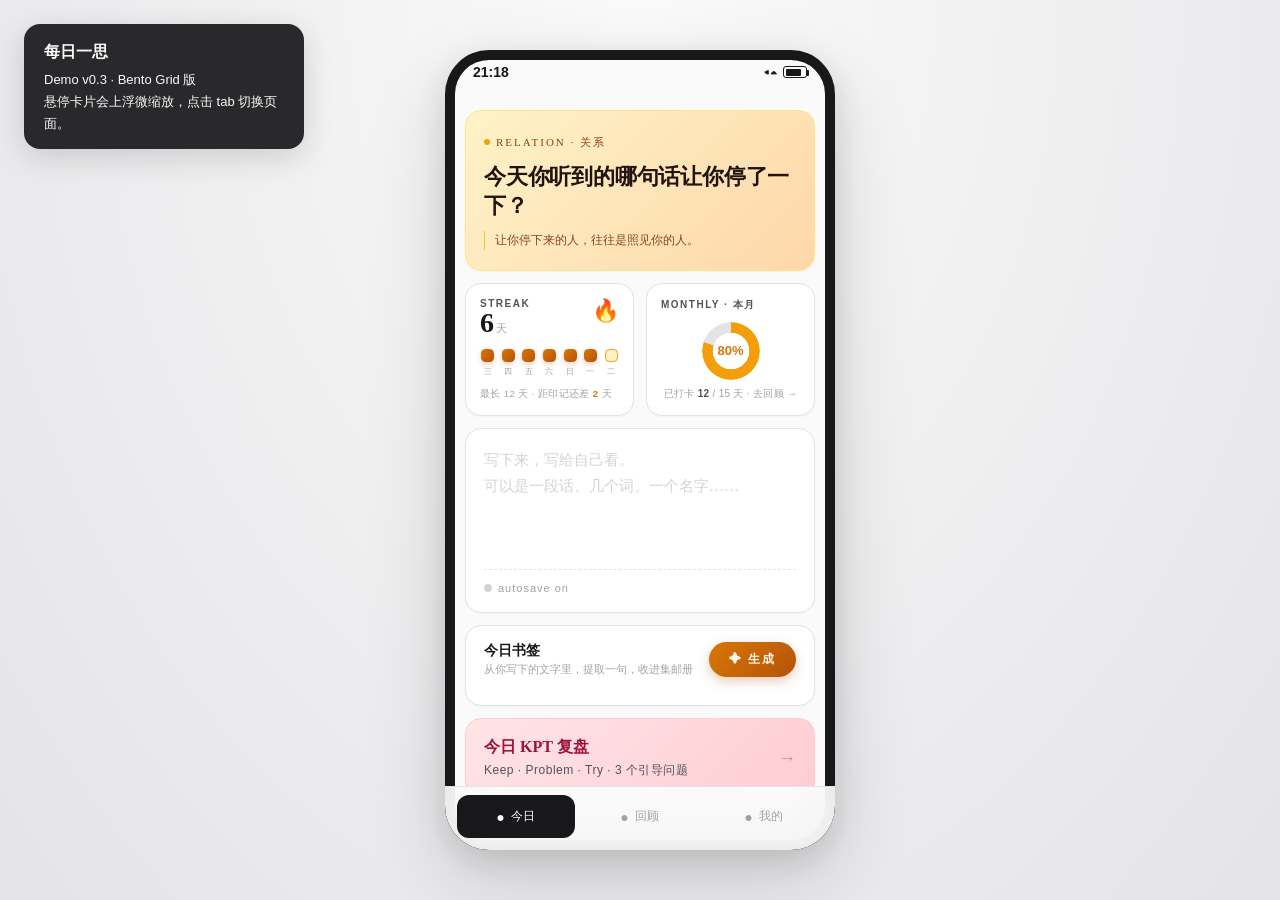
<file: demo/index.html>
<!DOCTYPE html>
<html lang="zh-CN">
<head>
<meta charset="UTF-8">
<meta name="viewport" content="width=device-width, initial-scale=1.0">
<title>每日一思 · Demo</title>
<style>
  :root {
    --bg: #FAFAFA;
    --bg-2: #F4F4F5;
    --paper-2: #FAFAF9;
    --card: #FFFFFF;
    --ink: #18181B;
    --ink-2: #52525B;
    --ink-3: #A1A1AA;
    --ink-4: #D4D4D8;
    --line: #F4F4F5;
    --line-2: #E4E4E7;
    --zinc-50: #FAFAFA;
    --zinc-100: #F4F4F5;
    --zinc-200: #E4E4E7;
    --zinc-900: #18181B;
    --amber-400: #FBBF24;
    --amber-500: #F59E0B;
    --amber-600: #D97706;
  }

  * { box-sizing: border-box; margin: 0; padding: 0; }
  html, body { height: 100%; }
  body {
    font-family: -apple-system, BlinkMacSystemFont, 'PingFang SC', 'Helvetica Neue', 'Noto Serif SC', sans-serif;
    background: radial-gradient(ellipse at top, #FAFAFA 0%, #E4E4E7 100%);
    display: flex; justify-content: center; align-items: center;
    min-height: 100vh;
    color: var(--ink);
    padding: 20px 0;
    -webkit-font-smoothing: antialiased;
  }

  /* 桌面端说明 */
  .desktop-tip {
    position: fixed; top: 24px; left: 24px;
    background: rgba(24, 24, 27, .92); color: #FAFAFA;
    padding: 14px 20px; border-radius: 16px;
    font-size: 13px; max-width: 280px; line-height: 1.7;
    z-index: 9999; backdrop-filter: blur(10px);
    box-shadow: 0 8px 32px rgba(0,0,0,.15);
  }
  .desktop-tip b {
    font-family: 'Noto Serif SC', Georgia, serif;
    font-size: 16px; font-weight: 600;
    display: block; margin-bottom: 4px;
  }
  @media (max-width: 480px) { .desktop-tip { display: none; } }

  /* iPhone 容器 */
  .phone {
    width: 390px; height: 800px;
    background: var(--bg);
    border-radius: 44px;
    box-shadow:
      0 30px 80px rgba(24, 24, 27, .15),
      0 10px 30px rgba(24, 24, 27, .12),
      inset 0 0 0 10px #18181B;
    overflow: hidden;
    display: flex; flex-direction: column;
    position: relative;
  }

  /* 状态栏 */
  .status-bar {
    height: 44px; padding: 0 28px;
    display: flex; justify-content: space-between; align-items: center;
    font-size: 14px; font-weight: 600;
    color: var(--ink);
    background: transparent;
    flex-shrink: 0;
  }
  .status-bar .right { display: flex; gap: 6px; align-items: center; }
  .battery {
    width: 24px; height: 12px; border: 1.2px solid var(--ink); border-radius: 3px;
    position: relative;
  }
  .battery::after {
    content: ''; position: absolute; right: -3px; top: 3px;
    width: 2px; height: 6px; background: var(--ink); border-radius: 0 1px 1px 0;
  }
  .battery-fill {
    position: absolute; left: 1.5px; top: 1.5px; bottom: 1.5px; width: 70%;
    background: var(--ink); border-radius: 1px;
  }

  /* 主内容 */
  .content {
    flex: 1; overflow-y: auto;
    -webkit-overflow-scrolling: touch;
  }
  .content::-webkit-scrollbar { display: none; }

  /* 页面 */
  .page { display: none; }
  .page.active { display: block; animation: fadeIn .4s ease; }
  @keyframes fadeIn { from { opacity: 0; transform: translateY(6px); } to { opacity: 1; transform: none; } }

  /* ============ Bento Grid ============ */
  .bento {
    display: grid;
    grid-template-columns: repeat(2, 1fr);
    gap: 12px;
    padding: 16px 20px 32px;
  }

  .card {
    background: var(--card);
    border: 1px solid var(--line-2);
    border-radius: 16px;
    padding: 16px;
    box-shadow: 0 1px 2px 0 rgba(0,0,0,.04);
    transition: transform .2s ease-out, box-shadow .2s ease-out;
    position: relative;
    overflow: hidden;
    cursor: pointer;
  }
  .card:hover {
    box-shadow: 0 6px 16px -4px rgba(24,24,27,.10), 0 2px 4px -2px rgba(24,24,27,.06);
    transform: translateY(-2px) scale(1.01);
  }
  .card:active { transform: scale(.98); }

  .col-2 { grid-column: span 2; }
  .row-2 { grid-row: span 2; }

  /* 渐变卡 */
  .grad-amber { background: linear-gradient(135deg, #FEF3C7 0%, #FED7AA 100%); border-color: #FDE68A; }
  .grad-rose { background: linear-gradient(135deg, #FFE4E6 0%, #FECDD3 100%); border-color: #FECDD3; }
  .grad-violet { background: linear-gradient(135deg, #EDE9FE 0%, #DDD6FE 100%); border-color: #DDD6FE; }
  .grad-teal { background: linear-gradient(135deg, #CCFBF1 0%, #A7F3D0 100%); border-color: #99F6E4; }
  .grad-sky { background: linear-gradient(135deg, #DBEAFE 0%, #BAE6FD 100%); border-color: #BAE6FD; }
  .grad-warm { background: linear-gradient(135deg, #FFEDD5 0%, #FED7AA 100%); border-color: #FED7AA; }

  /* 详情卡（无 hover） */
  .card-static { cursor: pointer; }

  /* ============ 字体 ============ */
  .serif { font-family: 'Noto Serif SC', 'Songti SC', Georgia, serif; }

  /* ============ 通用元素 ============ */
  .eyebrow {
    font-size: 10px; font-weight: 600;
    letter-spacing: 2px;
    text-transform: uppercase;
    color: var(--ink-2);
    margin-bottom: 8px;
    display: flex; align-items: center; gap: 6px;
  }
  .eyebrow .dot {
    width: 5px; height: 5px; border-radius: 50%;
    background: var(--ink); display: inline-block;
  }

  .h1 {
    font-family: 'Noto Serif SC', 'Songti SC', Georgia, serif;
    font-size: 26px; font-weight: 600;
    color: var(--ink);
    line-height: 1.25;
    letter-spacing: -.3px;
  }
  .h2 {
    font-size: 20px; font-weight: 600;
    color: var(--ink);
    line-height: 1.3;
  }
  .h3 {
    font-size: 16px; font-weight: 600;
    color: var(--ink);
    line-height: 1.4;
  }
  .body {
    font-size: 13px; line-height: 1.6;
    color: var(--ink-2);
  }
  .meta {
    font-size: 11px; color: var(--ink-3);
    letter-spacing: 1px;
  }

  .num-big {
    font-family: 'Noto Serif SC', Georgia, serif;
    font-size: 36px; font-weight: 600;
    color: var(--ink);
    line-height: 1;
    letter-spacing: -1px;
  }
  .num-med {
    font-family: 'Noto Serif SC', Georgia, serif;
    font-size: 24px; font-weight: 600;
    color: var(--ink);
    line-height: 1;
  }

  /* ============ 今日页 ============ */
  .q-card {
    padding: 20px 18px;
    min-height: 140px;
    display: flex; flex-direction: column; justify-content: space-between;
  }
  .q-cat {
    display: inline-flex; align-items: center; gap: 6px;
    font-family: 'Noto Serif SC', Georgia, serif;
    font-size: 11px; font-weight: 500;
    color: #92400E;
    letter-spacing: 2px;
    text-transform: uppercase;
  }
  .q-cat::before {
    content: ''; width: 6px; height: 6px;
    background: #F59E0B; border-radius: 50%;
  }
  .q-text {
    font-family: 'Noto Serif SC', 'Songti SC', Georgia, serif;
    font-size: 22px; font-weight: 600;
    color: #1F1410;
    line-height: 1.35;
    margin: 12px 0 10px;
    letter-spacing: -.2px;
  }
  .q-guide {
    font-size: 12px; line-height: 1.6;
    color: #78350F;
    opacity: .9;
    padding-left: 10px;
    border-left: 1.5px solid #FBBF24;
  }

  .stat-card {
    padding: 14px;
    min-height: 90px;
    display: flex; flex-direction: column; justify-content: space-between;
  }
  .stat-card .lbl {
    font-size: 10px; font-weight: 600;
    letter-spacing: 1.5px;
    text-transform: uppercase;
    color: var(--ink-2);
  }
  .stat-card .num {
    font-family: 'Noto Serif SC', Georgia, serif;
    font-size: 28px; font-weight: 600;
    color: var(--ink);
    line-height: 1;
    margin-top: 6px;
  }
  .stat-card .unit {
    font-size: 11px; color: var(--ink-3);
    margin-left: 2px; font-weight: 400;
  }
  .stat-card .icon {
    position: absolute; top: 14px; right: 14px;
    font-size: 22px;
    transition: transform .2s ease-out;
  }
  .stat-card:hover .icon { transform: scale(1.15) rotate(-4deg); }

  /* === 今日页 · 本月打卡迷你圆环卡 === */
  .month-card {
    display: flex; flex-direction: column;
    justify-content: space-between;
  }
  .month-ring-wrap {
    position: relative; width: 58px; height: 58px;
    margin: 2px auto 0;
  }
  .month-ring {
    width: 100%; height: 100%; border-radius: 50%;
    background: conic-gradient(var(--amber-500) calc(var(--p) * 1%), var(--line-2) 0);
    -webkit-mask: radial-gradient(farthest-side, transparent 62%, #000 64%);
            mask: radial-gradient(farthest-side, transparent 62%, #000 64%);
    transition: background .5s ease-out;
  }
  .month-ring-num {
    position: absolute; inset: 0;
    display: flex; align-items: center; justify-content: center;
    font-size: 13px; font-weight: 700; color: var(--amber-600);
    font-variant-numeric: tabular-nums;
  }
  .month-foot {
    font-size: 10px; color: var(--ink-3); text-align: center;
    letter-spacing: .3px;
  }
  .month-foot b { color: var(--ink-2); font-weight: 600; }

  /* 迷你 7 天打卡条 */
  .mini-week { display: flex; gap: 5px; margin-top: 12px; }
  .mw-day { flex: 1; display: flex; flex-direction: column; align-items: center; gap: 4px; }
  .mw-dot { width: 13px; height: 13px; border-radius: 4.5px; background: var(--bg-2); }
  .mw-dot.done { background: linear-gradient(135deg, #D97706, #B45309); box-shadow: 0 2px 5px rgba(180,83,9,.28); }
  .mw-dot.today { background: #FEF3C7; border: 1.5px solid var(--amber-500); }
  .mw-wd { font-size: 8px; color: var(--ink-3); letter-spacing: .5px; }
  .streak-foot { margin-top: 11px; font-size: 9.5px; color: var(--ink-3); letter-spacing: .4px; }
  .streak-foot b { color: var(--amber-600); font-weight: 600; }

  .write-card {
    padding: 18px;
    min-height: 180px;
    display: flex; flex-direction: column;
  }
  .write-card textarea {
    flex: 1;
    width: 100%; min-height: 110px;
    border: none; outline: none; resize: none;
    font-family: 'Noto Serif SC', 'Songti SC', Georgia, serif;
    font-size: 15px; line-height: 1.75;
    color: var(--ink);
    background: transparent;
  }
  .write-card textarea::placeholder {
    color: var(--ink-4);
  }
  .write-meta {
    display: flex; justify-content: space-between; align-items: center;
    margin-top: 12px;
    padding-top: 12px;
    border-top: 1px dashed var(--line-2);
  }
  .save-dot {
    width: 8px; height: 8px; border-radius: 50%;
    background: var(--ink-4);
    display: inline-block;
    transition: all .2s;
  }
  .save-dot.saving { background: #F59E0B; }
  .save-dot.saved { background: #10B981; }

  .review-card {
    padding: 16px 18px;
    display: flex; align-items: center; justify-content: space-between;
    min-height: 80px;
  }
  .review-card .l { flex: 1; }
  .review-card .title {
    font-family: 'Noto Serif SC', Georgia, serif;
    font-size: 16px; font-weight: 600;
    color: var(--ink);
    margin-bottom: 4px;
  }
  .review-card .sub {
    font-size: 12px; color: var(--ink-2);
    letter-spacing: .5px;
  }
  .review-card .arrow {
    font-size: 18px; color: var(--ink-3);
    transition: transform .2s;
  }
  .review-card:hover .arrow {
    transform: translateX(4px);
    color: var(--ink);
  }
  .review-rose .title { color: #9F1239; }
  .review-violet .title { color: #5B21B6; }

  /* ============ 历史页 ============ */
  .page-h {
    padding: 8px 20px 4px;
  }
  .page-h h1 {
    font-family: 'Noto Serif SC', Georgia, serif;
    font-size: 24px; font-weight: 600;
    color: var(--ink);
    margin-bottom: 4px;
  }
  .page-h .sub {
    font-size: 13px; color: var(--ink-2);
  }

  .streak-card {
    padding: 18px;
    min-height: 110px;
    display: flex; flex-direction: column; justify-content: space-between;
  }

  .entry-card {
    padding: 16px 18px;
    display: flex; flex-direction: column; gap: 8px;
  }
  .entry-card .meta {
    display: flex; align-items: center; gap: 10px;
    font-size: 10px; color: var(--ink-3);
    letter-spacing: 1.5px;
    text-transform: uppercase;
  }
  .entry-card .meta .num {
    font-family: 'Noto Serif SC', Georgia, serif;
    color: var(--ink);
    font-weight: 600;
    letter-spacing: 1px;
  }
  .entry-card .q {
    font-family: 'Noto Serif SC', Georgia, serif;
    font-size: 14px; font-weight: 500;
    color: var(--ink);
    line-height: 1.45;
  }
  .entry-card .p {
    font-size: 12px; color: var(--ink-2);
    line-height: 1.55;
    display: -webkit-box; -webkit-line-clamp: 2; -webkit-box-orient: vertical;
    overflow: hidden;
  }

  /* ============ 我的页 ============ */
  .me-card {
    padding: 22px 18px;
    text-align: center;
  }
  .me-avatar {
    width: 72px; height: 72px;
    border-radius: 24px;
    background: linear-gradient(135deg, #FED7AA, #FCA5A5);
    margin: 0 auto 12px;
    display: flex; align-items: center; justify-content: center;
    color: #FFFFFF;
    font-family: 'Noto Serif SC', Georgia, serif;
    font-size: 28px; font-weight: 600;
    box-shadow: 0 6px 18px rgba(252, 165, 165, .35);
  }
  .me-name {
    font-family: 'Noto Serif SC', Georgia, serif;
    font-size: 18px; font-weight: 600;
    margin-bottom: 4px;
  }
  .me-id {
    font-size: 11px; color: var(--ink-3);
    letter-spacing: .5px;
  }

  /* === 我的页 顶部 hero === */
  .me-hero {
    padding: 18px 22px 14px;
    text-align: center;
  }
  .me-eyebrow {
    font-size: 10px; font-weight: 600;
    letter-spacing: 2px;
    text-transform: uppercase;
    color: var(--ink-3);
    margin-bottom: 12px;
  }
  .me-hero .me-avatar {
    width: 64px; height: 64px;
    border-radius: 22px;
    background: linear-gradient(135deg, #FCD9B4, #F5B894);
    margin: 0 auto 10px;
    display: flex; align-items: center; justify-content: center;
    color: #FFFFFF;
    font-family: 'Noto Serif SC', Georgia, serif;
    font-size: 24px; font-weight: 600;
    box-shadow: 0 6px 16px rgba(245, 184, 148, .35);
    border: 2px solid #FFFFFF;
  }
  .me-hero .me-name {
    font-family: 'Noto Serif SC', Georgia, serif;
    font-size: 17px; font-weight: 600;
    color: var(--ink);
    margin-bottom: 4px;
  }
  .me-hero .me-id {
    font-size: 11px; color: var(--ink-3);
    letter-spacing: .3px;
  }

  /* === 连续打卡卡 === */
  .streak-card {
    padding: 18px 16px;
    min-height: 130px;
    position: relative;
    overflow: hidden;
    display: flex; flex-direction: column; justify-content: space-between;
  }
  .streak-flame {
    width: 32px; height: 32px;
    border-radius: 10px;
    background: rgba(255,255,255,.5);
    color: #B45309;
    display: flex; align-items: center; justify-content: center;
    transition: transform .25s ease-out;
  }
  .streak-card:hover .streak-flame {
    transform: scale(1.12) rotate(-8deg);
  }
  .streak-flame svg { width: 18px; height: 18px; }
  .streak-num {
    font-family: 'Noto Serif SC', Georgia, serif;
    font-size: 48px; font-weight: 700;
    line-height: 1;
    color: #7C2D12;
    letter-spacing: -1px;
  }
  .streak-lbl {
    font-size: 10px; font-weight: 600;
    letter-spacing: 1.5px;
    text-transform: uppercase;
    color: #9A3412;
    margin-top: 4px;
  }
  .streak-sub {
    font-size: 11px;
    color: #9A3412;
    margin-top: 2px;
  }

  /* === 月度打卡率 圆环卡 === */
  .ring-card {
    padding: 16px;
    min-height: 130px;
    display: flex; flex-direction: column; align-items: center; justify-content: space-between;
  }
  .ring-wrap {
    position: relative;
    width: 64px; height: 64px;
  }
  .ring-svg { width: 100%; height: 100%; transform: rotate(-90deg); }
  .ring-bg { fill: none; stroke: var(--zinc-100); stroke-width: 6; }
  .ring-fg {
    fill: none; stroke: var(--amber-600); stroke-width: 6;
    stroke-linecap: round;
    stroke-dasharray: 163.36;
    stroke-dashoffset: 102.8;
    transition: stroke-dashoffset .8s ease-out;
  }
  .ring-num {
    position: absolute; inset: 0;
    display: flex; align-items: center; justify-content: center;
    font-family: 'Noto Serif SC', Georgia, serif;
    font-size: 16px; font-weight: 700;
    color: var(--ink);
  }
  .ring-lbl {
    font-size: 10px; font-weight: 600;
    letter-spacing: 1.2px;
    text-transform: uppercase;
    color: var(--ink-2);
    margin-top: 6px;
    text-align: center;
  }
  .ring-sub {
    font-size: 11px; color: var(--ink-3);
    margin-top: 2px;
  }

  /* === 日历大卡 === */
  .calendar-card {
    padding: 18px;
    background: var(--paper-2);
    cursor: default;
  }
  /* 日历卡整体不要在 hover 时上浮+缩放，否则子 cell 跟随移动导致 click 落空 */
  .calendar-card:hover {
    transform: none;
    box-shadow: 0 1px 2px 0 rgba(0,0,0,.04);
  }
  .cal-head {
    display: flex; justify-content: space-between; align-items: flex-start;
    margin-bottom: 12px;
  }
  .cal-eyebrow {
    font-size: 10px; font-weight: 600;
    letter-spacing: 1.5px;
    text-transform: uppercase;
    color: var(--ink-3);
    margin-bottom: 4px;
  }
  .cal-title {
    font-family: 'Noto Serif SC', Georgia, serif;
    font-size: 20px; font-weight: 600;
    color: var(--ink);
    letter-spacing: -.3px;
  }
  .cal-nav { display: flex; gap: 4px; }
  .cal-btn {
    width: 28px; height: 28px;
    border-radius: 10px;
    background: var(--zinc-100);
    color: var(--ink-2);
    border: none;
    font-size: 16px;
    cursor: pointer;
    display: flex; align-items: center; justify-content: center;
    transition: all .2s ease-out;
  }
  .cal-btn:hover { background: var(--zinc-900); color: #fff; }
  .cal-btn:active { transform: scale(.94); }

  .cal-week {
    display: grid; grid-template-columns: repeat(7, 1fr);
    gap: 4px;
    margin-bottom: 6px;
    padding: 0 2px;
  }
  .cal-week span {
    font-size: 9px; font-weight: 600;
    letter-spacing: 1px;
    text-transform: uppercase;
    color: var(--ink-3);
    text-align: center;
    padding: 4px 0;
  }

  .cal-grid {
    display: grid; grid-template-columns: repeat(7, 1fr);
    gap: 4px;
  }
  .cal-cell {
    aspect-ratio: 1 / 1;
    border-radius: 10px;
    display: flex; align-items: center; justify-content: center;
    font-family: 'Noto Serif SC', Georgia, serif;
    font-size: 13px; font-weight: 500;
    color: var(--ink-3);
    background: transparent;
    position: relative;
    transition: all .2s ease-out;
    cursor: default;
  }
  .cal-cell.is-other { color: var(--zinc-200); }
  .cal-cell.is-done {
    background: var(--zinc-900);
    color: #FFFFFF;
    font-weight: 600;
  }
  .cal-cell.is-done::after {
    content: '';
    position: absolute; right: 4px; top: 4px;
    width: 4px; height: 4px; border-radius: 50%;
    background: var(--amber-400);
  }
  .cal-cell.is-today {
    border: 2px solid var(--amber-500);
    color: var(--amber-600);
    font-weight: 700;
    background: rgba(245, 158, 11, .08);
  }
  .cal-cell.is-today.is-done {
    background: var(--amber-500);
    color: #FFFFFF;
    border-color: var(--amber-600);
  }
  .cal-cell.is-today.is-done::after {
    background: #FFFFFF;
  }
  .cal-cell.is-future { color: var(--zinc-200); background: var(--zinc-50); }

  .cal-foot {
    display: flex; gap: 10px; flex-wrap: wrap;
    margin-top: 12px;
    padding-top: 10px;
    border-top: 1px dashed var(--zinc-200);
  }
  .legend {
    display: flex; align-items: center; gap: 4px;
    font-size: 10px; color: var(--ink-3);
    letter-spacing: .3px;
  }
  .legend .dot {
    width: 8px; height: 8px; border-radius: 3px;
    display: inline-block;
  }
  .legend .d-done { background: var(--zinc-900); }
  .legend .d-today { background: var(--amber-500); }
  .legend .d-miss { background: transparent; border: 1px solid var(--zinc-200); }
  .legend .d-future { background: var(--zinc-50); }

  /* === 下一个成就卡 === */
  .goal-card {
    padding: 16px;
    min-height: 130px;
    background: linear-gradient(135deg, #FEF3C7 0%, #FDE68A 100%);
    border-color: #FDE68A;
    display: flex; flex-direction: column; justify-content: space-between;
    position: relative; overflow: hidden;
  }
  .goal-icon {
    width: 32px; height: 32px;
    border-radius: 10px;
    background: rgba(255,255,255,.55);
    color: #92400E;
    display: flex; align-items: center; justify-content: center;
    transition: transform .25s ease-out;
  }
  .goal-card:hover .goal-icon { transform: scale(1.15) rotate(8deg); }
  .goal-icon svg { width: 18px; height: 18px; }
  .goal-lbl {
    font-size: 10px; font-weight: 600;
    letter-spacing: 1.5px;
    text-transform: uppercase;
    color: #92400E;
  }
  .goal-num {
    font-family: 'Noto Serif SC', Georgia, serif;
    font-size: 24px; font-weight: 700;
    color: #78350F;
    margin-top: 4px;
    line-height: 1;
  }
  .goal-divider {
    color: #D97706; font-weight: 400; margin: 0 4px;
  }
  .goal-bar {
    height: 6px;
    border-radius: 3px;
    background: rgba(120, 53, 15, .12);
    overflow: hidden;
    margin-top: 6px;
  }
  .goal-bar-fill {
    height: 100%;
    border-radius: 3px;
    background: linear-gradient(90deg, #F59E0B, #D97706);
    transition: width .6s ease-out;
  }
  .goal-sub {
    font-size: 10px; color: #92400E;
    margin-top: 6px;
    line-height: 1.4;
  }

  /* === 勋章墙 横滑 === */
  .badges-card {
    padding: 18px 18px 16px;
  }
  .badges-head {
    display: flex; justify-content: space-between; align-items: baseline;
    margin-bottom: 12px;
  }
  .badges-title {
    font-size: 10px; font-weight: 600;
    letter-spacing: 1.5px;
    text-transform: uppercase;
    color: var(--ink-3);
  }
  .badges-count {
    font-family: 'Noto Serif SC', Georgia, serif;
    font-size: 13px; font-weight: 600;
    color: var(--ink);
  }
  .badges-count span { color: var(--amber-600); }
  .badges-rail {
    display: flex; gap: 8px;
    overflow-x: auto;
    padding: 4px 2px 8px;
    margin: 0 -2px;
    scroll-snap-type: x mandatory;
  }
  .badges-rail::-webkit-scrollbar { display: none; }
  .badge {
    flex: 0 0 78px;
    scroll-snap-align: start;
    border-radius: 16px;
    background: var(--zinc-50);
    border: 1px solid var(--zinc-100);
    padding: 10px 6px 8px;
    text-align: center;
    transition: all .2s ease-out;
    cursor: default;
  }
  .badge:hover { transform: translateY(-2px); background: #fff; box-shadow: 0 6px 16px rgba(0,0,0,.06); }
  .badge.locked { opacity: .42; filter: grayscale(.6); }
  .badge-emoji {
    width: 36px; height: 36px;
    margin: 0 auto 6px;
    border-radius: 50%;
    background: linear-gradient(135deg, #FEF3C7, #FCD34D);
    display: flex; align-items: center; justify-content: center;
    font-size: 18px;
    box-shadow: inset 0 -2px 4px rgba(0,0,0,.06);
  }
  .badge.locked .badge-emoji {
    background: var(--zinc-100);
    color: var(--ink-3);
  }
  .badge-name {
    font-family: 'Noto Serif SC', Georgia, serif;
    font-size: 11px; font-weight: 600;
    color: var(--ink);
    line-height: 1.3;
    margin-bottom: 2px;
  }
  .badge-meta {
    font-size: 9px;
    letter-spacing: .8px;
    color: var(--ink-3);
    text-transform: uppercase;
  }

  /* ============ 金句书签 ============ */
  .bm {
    background: linear-gradient(165deg, #FDFBF5 0%, #F5EEDF 100%);
    border: 1px solid #E8DFCC;
    border-radius: 10px;
    box-shadow: 0 2px 8px rgba(28,25,23,.08);
    display: flex; flex-direction: column; align-items: center;
    cursor: pointer; position: relative;
    transition: transform .25s ease, box-shadow .25s ease;
  }
  .bm:hover { transform: translateY(-3px) rotate(-1deg); box-shadow: 0 10px 24px rgba(28,25,23,.13); }
  .bm:active { transform: scale(.97); }
  .bm-hole {
    width: 9px; height: 9px; border-radius: 50%;
    border: 1.5px solid #C9BA9E; background: var(--bg);
    flex-shrink: 0; margin-top: 10px;
  }
  .bm-string { width: 1px; height: 13px; background: #C9BA9E; flex-shrink: 0; }
  .bm-date {
    font-family: 'Cormorant Garamond', 'Noto Serif SC', Georgia, serif;
    font-size: 8.5px; font-weight: 700; letter-spacing: 2px;
    color: #9A3412; text-transform: uppercase;
    margin: 5px 0 2px; flex-shrink: 0;
  }
  .bm-quote {
    flex: 1; min-height: 0;
    writing-mode: vertical-rl;
    font-family: 'Noto Serif SC', Georgia, serif;
    color: #1C1917; overflow: hidden;
    line-height: 2; letter-spacing: 2px;
    display: flex; align-items: center; justify-content: center;
    padding: 2px 6px;
  }
  .bm-seal {
    width: 22px; height: 22px; border-radius: 4px;
    background: #A2372A; color: #FDF6EA;
    font-family: 'Noto Serif SC', serif; font-size: 12px; font-weight: 600;
    display: flex; align-items: center; justify-content: center;
    transform: rotate(-4deg);
    box-shadow: 0 2px 5px rgba(162,55,42,.35);
    margin: 6px 0 10px; flex-shrink: 0;
  }
  .bm.empty { background: transparent; border: 1.5px dashed #D6CDBD; box-shadow: none; cursor: default; }
  .bm.empty:hover { transform: none; box-shadow: none; }
  .bm-seal.ghost { background: transparent; border: 1.2px solid #C9BA9E; color: #C9BA9E; box-shadow: none; }
  .bm-empty-lbl {
    writing-mode: vertical-rl;
    font-size: 10px; color: #A8A29E; letter-spacing: 3px;
    margin: auto 0;
    font-family: 'Noto Serif SC', serif;
  }

  /* 今日页 · 生成卡 */
  .bm-gen-card { padding: 16px 18px 14px; }
  .bm-gen-head { display: flex; justify-content: space-between; align-items: center; }
  .bm-gen-title { font-family: 'Noto Serif SC', Georgia, serif; font-size: 14px; font-weight: 600; color: var(--ink); }
  .bm-gen-sub { font-size: 10.5px; color: var(--ink-3); margin-top: 3px; }
  .bm-gen-btn {
    padding: 9px 20px; border-radius: 999px; border: none;
    background: linear-gradient(135deg, #D97706, #B45309);
    color: #FFF7E8; font-size: 12px; font-weight: 600; letter-spacing: 2px;
    cursor: pointer; box-shadow: 0 4px 12px rgba(180,83,9,.3);
    transition: transform .2s ease, box-shadow .2s ease;
    flex-shrink: 0;
  }
  .bm-gen-btn:hover { transform: translateY(-1px); box-shadow: 0 6px 16px rgba(180,83,9,.4); }
  .bm-gen-btn:active { transform: scale(.94); }
  .bm-slot { display: flex; justify-content: center; padding-top: 14px; min-height: 8px; }
  .bm-slot .bm { width: 86px; height: 188px; animation: bmIn .45s cubic-bezier(.22,1.2,.36,1); }
  .bm-slot .bm-quote { font-size: 11.5px; }

  /* 我的页 · 集邮册横滑 */
  .bm-rail { display: flex; gap: 10px; overflow-x: auto; padding: 6px 2px 4px; }
  .bm-rail::-webkit-scrollbar { display: none; }
  .bm-rail .bm { width: 74px; height: 162px; flex-shrink: 0; }
  .bm-rail .bm-quote { font-size: 10.5px; letter-spacing: 1.5px; }

  /* 集邮册全页 */
  #page-album { padding: 0 20px 34px; }
  .album-sub { font-size: 11px; color: var(--ink-3); margin-top: 2px; }
  .album-grid { display: grid; grid-template-columns: repeat(3, 1fr); gap: 14px; padding: 18px 0 4px; }
  .album-grid .bm { aspect-ratio: 1 / 2.1; width: 100%; padding-bottom: 2px; }
  .album-grid .bm-quote { font-size: 12px; letter-spacing: 2.5px; }
  .album-foot {
    text-align: center; font-size: 10.5px; color: var(--ink-3);
    letter-spacing: 2px; margin-top: 22px;
    font-family: 'Noto Serif SC', Georgia, serif;
  }

  /* 大图预览 */
  .bm-overlay {
    position: absolute; inset: 0; z-index: 60;
    background: rgba(24,24,27,.58);
    backdrop-filter: blur(6px); -webkit-backdrop-filter: blur(6px);
    display: none; align-items: center; justify-content: center;
  }
  .bm-overlay.show { display: flex; animation: fadeIn .2s ease; }
  .bm-large {
    width: 248px; height: 478px;
    background: linear-gradient(165deg, #FDFBF5 0%, #F3EBDA 100%);
    border: 1px solid #E8DFCC; border-radius: 12px;
    box-shadow: 0 24px 60px rgba(0,0,0,.4);
    display: flex; flex-direction: column; align-items: center;
    animation: bmIn .4s cubic-bezier(.22,1.2,.36,1);
  }
  .bm-large .bm-date { font-size: 11px; letter-spacing: 3px; }
  .bm-large .bm-quote { font-size: 15.5px; line-height: 2.15; letter-spacing: 3px; padding: 4px 10px; }
  .bm-large .bm-seal { width: 30px; height: 30px; font-size: 15px; margin: 8px 0 16px; }
  @keyframes bmIn { from { transform: scale(.72) rotate(-5deg); opacity: 0; } }

  .mini-card {
    padding: 14px;
    min-height: 90px;
    display: flex; flex-direction: column; justify-content: space-between;
  }
  .mini-card .lbl {
    font-size: 10px; font-weight: 600;
    letter-spacing: 1.5px;
    text-transform: uppercase;
    color: var(--ink-2);
  }
  .mini-card .val {
    font-family: 'Noto Serif SC', Georgia, serif;
    font-size: 20px; font-weight: 600;
    color: var(--ink);
    line-height: 1;
    margin-top: 4px;
  }
  .mini-card .val .u {
    font-size: 11px; color: var(--ink-3);
    margin-left: 3px; font-weight: 400;
  }

  .row-card {
    padding: 14px 16px;
    display: flex; justify-content: space-between; align-items: center;
    min-height: 60px;
  }
  .row-card .lbl {
    font-size: 13px; color: var(--ink);
  }
  .row-card .val {
    font-family: 'Noto Serif SC', Georgia, serif;
    font-size: 13px;
    color: var(--ink-2);
  }
  .row-card .arrow { color: var(--ink-3); }

  /* ============ KPT / 月复盘 ============ */
  .detail-page { padding: 0; }
  .detail-header {
    padding: 12px 20px 14px;
    display: flex; align-items: center; gap: 12px;
  }
  .back-btn {
    width: 36px; height: 36px;
    border-radius: 12px;
    background: var(--card);
    border: 1px solid var(--line-2);
    display: flex; align-items: center; justify-content: center;
    font-size: 16px;
    cursor: pointer;
    transition: all .2s;
  }
  .back-btn:hover {
    background: var(--ink);
    color: var(--card);
    transform: translateY(-1px);
  }
  .detail-header .title {
    font-family: 'Noto Serif SC', Georgia, serif;
    font-size: 16px; font-weight: 600;
  }
  .detail-head-text { flex: 1; }
  .detail-meta {
    font-size: 11px;
    color: var(--ink-3);
    letter-spacing: .3px;
    margin-top: 2px;
  }
  .detail-badge {
    padding: 5px 12px;
    border-radius: 999px;
    font-size: 10px;
    font-weight: 600;
    letter-spacing: 1.2px;
    text-transform: uppercase;
    background: var(--zinc-900);
    color: #FFFFFF;
    transition: all .2s ease-out;
  }
  .detail-badge.is-today {
    background: var(--amber-500);
    color: #FFFFFF;
  }
  .detail-badge.is-future {
    background: var(--zinc-100);
    color: var(--ink-2);
  }
  .detail-badge.is-miss {
    background: transparent;
    color: var(--ink-3);
    border: 1px solid var(--zinc-200);
  }

  /* === 日历格子可点击反馈 === */
  .cal-cell.is-clickable { cursor: pointer; }
  .cal-cell.is-clickable:hover {
    transform: scale(1.08);
    box-shadow: 0 4px 10px rgba(0,0,0,.08);
    z-index: 1;
  }
  .cal-cell.is-clickable.is-done:hover { background: var(--amber-500); }

  .kpt-block { padding: 8px 20px 32px; }

  .kpt-intro {
    padding: 16px 18px;
    margin-bottom: 14px;
    font-family: 'Noto Serif SC', Georgia, serif;
    font-style: italic;
    font-size: 13px;
    color: #92400E;
    line-height: 1.7;
    background: linear-gradient(135deg, #FEF3C7, #FED7AA);
    border: 1px solid #FDE68A;
    border-radius: 16px;
  }

  .kpt-section {
    padding: 18px;
    margin-bottom: 12px;
  }
  .kpt-letter {
    font-family: 'Noto Serif SC', Georgia, serif;
    font-size: 36px; font-weight: 700;
    line-height: 1;
    margin-bottom: 6px;
  }
  .kpt-label {
    font-size: 10px; font-weight: 600;
    letter-spacing: 2px;
    text-transform: uppercase;
    color: var(--ink-2);
    margin-bottom: 8px;
  }
  .kpt-h {
    font-family: 'Noto Serif SC', Georgia, serif;
    font-size: 15px; font-weight: 600;
    color: var(--ink);
    margin-bottom: 8px;
  }
  .kpt-b {
    font-family: 'Noto Serif SC', Georgia, serif;
    font-size: 13px;
    color: var(--ink-2);
    line-height: 1.75;
  }
  .k-keep { background: linear-gradient(135deg, #D1FAE5, #A7F3D0); border-color: #A7F3D0; }
  .k-keep .kpt-letter { color: #065F46; }
  .k-prob { background: linear-gradient(135deg, #FFE4E6, #FECDD3); border-color: #FECDD3; }
  .k-prob .kpt-letter { color: #9F1239; }
  .k-try { background: linear-gradient(135deg, #DBEAFE, #BAE6FD); border-color: #BAE6FD; }
  .k-try .kpt-letter { color: #1E40AF; }

  .m-events { padding: 16px 18px; margin-bottom: 12px; }
  .m-event {
    padding: 12px 0;
    border-bottom: 1px dashed var(--line-2);
  }
  .m-event:last-child { border-bottom: none; padding-bottom: 0; }
  .m-event:first-child { padding-top: 0; }
  .m-event .n {
    font-family: 'Noto Serif SC', Georgia, serif;
    font-size: 10px; font-weight: 600;
    color: var(--ink-3);
    letter-spacing: 2px;
    margin-bottom: 4px;
  }
  .m-event .t {
    font-family: 'Noto Serif SC', Georgia, serif;
    font-size: 14px; font-weight: 600;
    color: var(--ink);
    margin-bottom: 4px;
  }
  .m-event .b {
    font-size: 12px; color: var(--ink-2);
    line-height: 1.6;
  }

  .score {
    padding: 14px;
    min-height: 80px;
    display: flex; flex-direction: column; justify-content: space-between;
  }
  .score .l {
    font-size: 11px; font-weight: 600;
    color: var(--ink-2);
    letter-spacing: 1px;
  }
  .score .v {
    font-family: 'Noto Serif SC', Georgia, serif;
    font-size: 28px; font-weight: 600;
    color: var(--ink);
    line-height: 1;
  }
  .score .v .max { font-size: 13px; color: var(--ink-3); }

  .next-card {
    padding: 18px;
    background: linear-gradient(135deg, #1F2937 0%, #111827 100%);
    color: #FAFAFA;
    border-color: #111827;
  }
  .next-card .eyebrow { color: #FED7AA; }
  .next-card .eyebrow .dot { background: #F59E0B; }
  .next-card .body {
    font-family: 'Noto Serif SC', Georgia, serif;
    font-size: 15px; font-weight: 500;
    color: #FAFAFA;
    line-height: 1.6;
  }

  /* ============ Tab 栏 ============ */
  .tab-bar {
    height: 64px;
    background: rgba(250, 250, 250, .92);
    backdrop-filter: blur(20px);
    -webkit-backdrop-filter: blur(20px);
    border-top: 1px solid var(--line-2);
    display: flex;
    flex-shrink: 0;
    padding: 8px 12px 12px;
    gap: 6px;
  }
  .tab {
    flex: 1;
    display: flex; align-items: center; justify-content: center;
    gap: 6px;
    color: var(--ink-3);
    font-size: 12px; font-weight: 500;
    border-radius: 12px;
    cursor: pointer;
    transition: all .2s;
    letter-spacing: .3px;
  }
  .tab.active {
    background: var(--ink);
    color: var(--card);
  }
  .tab .ico {
    font-size: 14px;
  }

  /* 减少动效偏好 */
  @media (prefers-reduced-motion: reduce) {
    .card { transition: none; }
    .card:hover { transform: none; }
  }
</style>
</head>
<body>

<div class="desktop-tip">
  <b>每日一思</b>
  Demo v0.3 · Bento Grid 版<br>
  悬停卡片会上浮微缩放，点击 tab 切换页面。
</div>

<div class="phone">
  <!-- 状态栏 -->
  <div class="status-bar">
    <span id="clock">17:58</span>
    <div class="right">
      <span>◂▴</span>
      <div class="battery"><div class="battery-fill"></div></div>
    </div>
  </div>

  <!-- 主内容 -->
  <div class="content">

    <!-- ============ 今日页 ============ -->
    <div class="page active" id="page-today">
      <div class="bento">

        <!-- 题目大卡 -->
        <div class="card col-2 q-card grad-amber">
          <div>
            <div class="q-cat" id="q-cat">Self · 自我</div>
            <div class="q-text" id="q-text">今天让你印象最深的一件事是什么？</div>
            <div class="q-guide" id="q-guide">别急着回答。先花 30 秒，让今天像电影一样在脑子里过一遍。</div>
          </div>
        </div>

        <!-- 连续天数 -->
        <div class="card stat-card">
          <div>
            <div class="lbl">Streak</div>
            <div><span class="num">6</span><span class="unit">天</span></div>
          </div>
          <div>
            <div class="mini-week" id="mini-week"></div>
            <div class="streak-foot">最长 12 天 · 距印记还差 <b>2</b> 天</div>
          </div>
          <div class="icon">🔥</div>
        </div>

        <!-- 本月打卡 -->
        <div class="card stat-card month-card" onclick="switchTab('history')">
          <div class="lbl">Monthly · 本月</div>
          <div class="month-ring-wrap">
            <div class="month-ring" id="month-ring" style="--p:50"></div>
            <div class="month-ring-num" id="month-ring-num">50%</div>
          </div>
          <div class="month-foot">已打卡 <b id="month-done">5</b> / <span id="month-total">10</span> 天 · 去回顾 →</div>
        </div>

        <!-- 写作区 -->
        <div class="card col-2 row-2 write-card">
          <textarea id="today-input" placeholder="写下来，写给自己看。&#10;可以是一段话、几个词、一个名字……"></textarea>
          <div class="write-meta">
            <div style="display:flex;align-items:center;gap:6px;">
              <span class="save-dot" id="save-dot"></span>
              <span class="meta" id="save-hint">autosave on</span>
            </div>
            <span class="meta" id="save-time"></span>
          </div>
        </div>

        <!-- 金句书签 -->
        <div class="card col-2 bm-gen-card">
          <div class="bm-gen-head">
            <div>
              <div class="bm-gen-title">今日书签</div>
              <div class="bm-gen-sub">从你写下的文字里，提取一句，收进集邮册</div>
            </div>
            <button class="bm-gen-btn" id="bm-gen-btn" onclick="genBookmark()">✦ 生成</button>
          </div>
          <div class="bm-slot" id="bm-slot"></div>
        </div>

        <!-- KPT 入口 -->
        <div class="card col-2 review-card grad-rose review-rose" onclick="showKPT()">
          <div class="l">
            <div class="title">今日 KPT 复盘</div>
            <div class="sub">Keep · Problem · Try · 3 个引导问题</div>
          </div>
          <div class="arrow">→</div>
        </div>

        <!-- 月复盘入口 -->
        <div class="card col-2 review-card grad-violet review-violet" onclick="showMonthly()">
          <div class="l">
            <div class="title">本月复盘</div>
            <div class="sub">关键事件 + 状态打分 · 5 min</div>
          </div>
          <div class="arrow">→</div>
        </div>

      </div>
    </div>

    <!-- ============ 回顾页（Tab2 · 打卡足迹）============ -->
    <div class="page" id="page-history">
      <div class="page-h">
        <h1>Review</h1>
        <div class="sub">Check-in · Streak · Bookmarks · 打卡足迹与集邮</div>
      </div>

      <div class="bento">

        <!-- 连续打卡 1x1 大数字 -->
        <div class="card streak-card grad-amber">
          <div class="streak-flame">
            <svg viewBox="0 0 24 24" fill="none" stroke="currentColor" stroke-width="1.8" stroke-linecap="round" stroke-linejoin="round">
              <path d="M8.5 14.5A2.5 2.5 0 0 0 11 12c0-1.38-.5-2-1-3-1.072-2.143-.224-4.054 2-6 .5 2.5 2 4.9 4 6.5 2 1.6 3 3.5 3 5.5a7 7 0 1 1-14 0c0-1.153.433-2.294 1-3a2.5 2.5 0 0 0 2.5 2.5z"></path>
            </svg>
          </div>
          <div class="streak-num">5</div>
          <div class="streak-lbl">STREAK · 连续天数</div>
          <div class="streak-sub">昨日已打卡</div>
        </div>

        <!-- 月度打卡率 1x1 圆环 -->
        <div class="card ring-card">
          <div class="ring-wrap">
            <svg viewBox="0 0 64 64" class="ring-svg">
              <circle cx="32" cy="32" r="26" class="ring-bg"/>
              <circle cx="32" cy="32" r="26" class="ring-fg" id="ring-fg"/>
            </svg>
            <div class="ring-num" id="ring-num">37%</div>
          </div>
          <div class="ring-lbl">SEPTEMBER · 本月打卡率</div>
          <div class="ring-sub" id="ring-sub">11 / 30 天</div>
        </div>

        <!-- 日历大卡 col-2 row-2 -->
        <div class="card col-2 row-2 calendar-card">
          <div class="cal-head">
            <div>
              <div class="cal-eyebrow">CHECK-IN · 打卡日历</div>
              <div class="cal-title" id="cal-title">September 2026</div>
            </div>
            <div class="cal-nav">
              <button class="cal-btn" onclick="changeMonth(-1)">‹</button>
              <button class="cal-btn" onclick="changeMonth(1)">›</button>
            </div>
          </div>

          <div class="cal-week">
            <span>Mon</span><span>Tue</span><span>Wed</span><span>Thu</span><span>Fri</span><span style="color:var(--amber-600)">Sat</span><span style="color:var(--amber-600)">Sun</span>
          </div>

          <div class="cal-grid" id="cal-grid"></div>

          <div class="cal-foot">
            <div class="legend"><span class="dot d-done"></span>已打卡</div>
            <div class="legend"><span class="dot d-today"></span>今日</div>
            <div class="legend"><span class="dot d-miss"></span>未打卡</div>
            <div class="legend"><span class="dot d-future"></span>未来</div>
          </div>
        </div>

        <!-- 下一枚印记 1x1 -->
        <div class="card goal-card">
          <div class="goal-icon">
            <svg viewBox="0 0 24 24" fill="none" stroke="currentColor" stroke-width="1.8" stroke-linecap="round" stroke-linejoin="round">
              <circle cx="12" cy="8" r="6"></circle>
              <path d="M15.477 12.89 17 22l-5-3-5 3 1.523-9.11"></path>
            </svg>
          </div>
          <div class="goal-lbl">NEXT SEAL · 下一枚印记</div>
          <div class="goal-num"><span id="goal-current">5</span><span class="goal-divider">/</span><span id="goal-target">7</span></div>
          <div class="goal-bar"><div class="goal-bar-fill" id="goal-bar"></div></div>
          <div class="goal-sub" id="goal-sub">再坚持 2 天，解锁「一周之始」印记</div>
        </div>

        <!-- 书签集邮册 横滑长条 col-2 -->
        <div class="card col-2 badges-card" onclick="showAlbum()">
          <div class="badges-head">
            <div class="badges-title">BOOKMARKS · 书签集邮册</div>
            <div class="badges-count"><span id="bm-count">5</span> 张 · 全部 →</div>
          </div>
          <div class="bm-rail" id="bm-rail"></div>
        </div>

      </div>
    </div>

    <!-- ============ 回顾记录 子页（我的页入口）============ -->
    <div class="page detail-page" id="page-records">
      <div class="detail-header">
        <div class="back-btn" onclick="goBack()">‹</div>
        <div class="detail-head-text">
          <div class="title">回顾记录</div>
          <div class="album-sub">A quiet archive of your days</div>
        </div>
      </div>

      <div class="bento">

        <!-- 连续天数据卡 -->
        <div class="card col-2 streak-card grad-teal">
          <div style="display:flex;justify-content:space-between;align-items:flex-end;">
            <div>
              <div class="lbl" style="color:#0F766E;">DAY STREAK</div>
              <div style="margin-top:8px;">
                <span class="num-big" style="color:#064E3B;">6</span>
                <span class="unit" style="color:#0F766E;font-size:14px;margin-left:6px;">天连续</span>
              </div>
            </div>
            <div style="text-align:right;">
              <div class="lbl" style="color:#0F766E;">THIS MONTH</div>
              <div style="margin-top:8px;">
                <span class="num-big" style="color:#064E3B;">12</span>
                <span class="unit" style="color:#0F766E;font-size:14px;margin-left:6px;">篇</span>
              </div>
            </div>
          </div>
        </div>

        <!-- 历史条目 -->
        <div class="card col-2 entry-card" onclick="showDate('2026-09-14')">
          <div class="meta">
            <span class="num">No. 06</span>
            <span style="color:var(--ink-4);">·</span>
            <span>TUE · SEP 14</span>
          </div>
          <div class="q">今天让你印象最深的一件事是什么？</div>
          <div class="p">下午的评审会。本来准备好的发言被同事抢了，结果我发现他说的比我想的更深入。下次可以先听完再补充。</div>
        </div>

        <div class="card col-2 entry-card" onclick="showDate('2026-09-13')">
          <div class="meta">
            <span class="num">No. 05</span>
            <span style="color:var(--ink-4);">·</span>
            <span>MON · SEP 13</span>
          </div>
          <div class="q">今天谁帮了你？你感谢了吗？</div>
          <div class="p">午饭时同事主动帮我捎了一份，下午我送了她一盒巧克力。说"谢谢"是开始，但用行动回应才让关系走得更远。</div>
        </div>

        <div class="card col-2 entry-card" onclick="showDate('2026-09-12')">
          <div class="meta">
            <span class="num">No. 04</span>
            <span style="color:var(--ink-4);">·</span>
            <span>SUN · SEP 12</span>
          </div>
          <div class="q">今天你学到了什么，哪怕很小？</div>
          <div class="p">原来 Gin 的中间件是有优先级的。我以为只要注册顺序就是执行顺序，结果不是。这个 bug 调了 2 小时。</div>
        </div>

        <div class="card col-2 entry-card" onclick="showDate('2026-09-11')">
          <div class="meta">
            <span class="num">No. 03</span>
            <span style="color:var(--ink-4);">·</span>
            <span>SAT · SEP 11</span>
          </div>
          <div class="q">今天你回避了什么？为什么？</div>
          <div class="p">妈妈打来的电话，响了三声没接。因为最近忙，但其实不是真的忙，是怕她问工作的事。明天主动回。</div>
        </div>

      </div>
    </div>

    <!-- ============ 我的页 ============ -->
    <div class="page" id="page-me">
      <div class="me-hero">
        <div class="me-eyebrow">Personal · 个人主页</div>
        <div class="me-avatar">王</div>
        <div class="me-name">未命名用户</div>
        <div class="me-id">Signed in with WeChat · 已坚持 5 天</div>
      </div>

      <div class="bento">

        <!-- 数据小卡 -->
        <div class="card mini-card">
          <div class="lbl">RECORDS</div>
          <div><span style="font-family:'Noto Serif SC',Georgia,serif;font-size:26px;font-weight:600;color:var(--ink);">23</span><span style="font-size:11px;color:var(--ink-3);margin-left:4px;">篇</span></div>
        </div>

        <div class="card mini-card">
          <div class="lbl">STREAK</div>
          <div><span style="font-family:'Noto Serif SC',Georgia,serif;font-size:26px;font-weight:600;color:var(--ink);">5</span><span style="font-size:11px;color:var(--ink-3);margin-left:4px;">天</span></div>
        </div>

        <!-- 回顾记录 -->
        <div class="card col-2 row-card" onclick="showRecords()">
          <span class="lbl">回顾记录</span>
          <span class="arrow">→</span>
        </div>

        <!-- 书签集邮册 -->
        <div class="card col-2 row-card" onclick="showAlbum()">
          <span class="lbl">书签集邮册</span>
          <span class="arrow">→</span>
        </div>

        <!-- 提醒时间 -->
        <div class="card col-2 row-card">
          <span class="lbl">提醒时间</span>
          <span class="val">21:00</span>
        </div>

        <!-- 推送方式 -->
        <div class="card col-2 row-card">
          <span class="lbl">推送方式</span>
          <span class="val">订阅消息</span>
        </div>

        <!-- 意见反馈 -->
        <div class="card col-2 row-card">
          <span class="lbl">意见反馈</span>
          <span class="arrow">→</span>
        </div>

        <!-- 版本 -->
        <div class="card col-2 row-card">
          <span class="lbl">版本</span>
          <span class="val">Demo v0.5</span>
        </div>

      </div>
    </div>

    <!-- ============ 日期详情页 ============ -->
    <div class="page detail-page" id="page-detail">
      <div class="detail-header">
        <div class="back-btn" onclick="goBack()">‹</div>
        <div class="detail-head-text">
          <div class="title" id="detail-title">September 14</div>
          <div class="detail-meta" id="detail-weekday">Tuesday</div>
        </div>
        <div class="detail-badge" id="detail-badge">✓ 已打卡</div>
      </div>
      <div class="bento">
        <div class="card col-2" style="padding: 20px 18px;">
          <div class="eyebrow"><span class="dot"></span>Today's Question</div>
          <div class="q-text" id="detail-q" style="margin-top:8px;"></div>
        </div>
        <div class="card col-2" id="detail-reflection-card" style="padding: 20px 18px;">
          <div class="eyebrow"><span class="dot"></span>Your Reflection</div>
          <div class="body serif" id="detail-c" style="margin-top:12px;line-height:1.85;font-size:14px;color:var(--ink);"></div>
        </div>
        <div class="card col-2 row-2 write-card" id="detail-write-card" style="display:none">
          <div class="eyebrow"><span class="dot"></span>Write for Today</div>
          <textarea id="detail-input" placeholder="写下来，写给自己看。"></textarea>
          <div class="write-meta">
            <div style="display:flex;align-items:center;gap:6px;">
              <span class="save-dot" id="detail-save-dot"></span>
              <span class="meta" id="detail-save-hint">autosave on</span>
            </div>
          </div>
        </div>
      </div>
    </div>

    <!-- ============ KPT 预览 ============ -->
    <div class="page detail-page" id="page-kpt">
      <div class="detail-header">
        <div class="back-btn" onclick="goBack()">‹</div>
        <div class="title">KPT · Daily Review</div>
      </div>
      <div class="bento">
        <div class="card col-2 kpt-intro">
          A framework by 今井正治. Three questions that cover yesterday, today, and tomorrow.
        </div>

        <div class="card col-2 kpt-section k-keep">
          <div class="kpt-letter">K</div>
          <div class="kpt-label">Keep · 今天做对了什么</div>
          <div class="kpt-h">坚持就是答案</div>
          <div class="kpt-b">坚持完成了 1500 米游泳，没找借口。下午主动跟同事 A 复盘了一次分歧，没带情绪。</div>
        </div>

        <div class="card col-2 kpt-section k-prob">
          <div class="kpt-letter">P</div>
          <div class="kpt-label">Problem · 今天的问题</div>
          <div class="kpt-h">看清就是改进</div>
          <div class="kpt-b">上午项目评审被同事 B 抢了话，没能在合适时机表达观点。晚上刷手机超过 1 小时，挤掉了读书时间。</div>
        </div>

        <div class="card col-2 kpt-section k-try">
          <div class="kpt-letter">T</div>
          <div class="kpt-label">Try · 明天怎么改进</div>
          <div class="kpt-h">小步就是前进</div>
          <div class="kpt-b">准备一段 30 秒的开场白，评审前先跟 B 确认发言顺序。晚上 22 点后把手机放到客厅。</div>
        </div>
      </div>
    </div>

    <!-- ============ 月复盘预览 ============ -->
    <div class="page detail-page" id="page-monthly">
      <div class="detail-header">
        <div class="back-btn" onclick="goBack()">‹</div>
        <div class="title">September · Monthly</div>
      </div>
      <div class="bento">
        <div class="card col-2 kpt-intro">
          Fifteen minutes at month's end. Looking at yourself from a longer horizon.
        </div>

        <div class="card col-2 m-events">
          <div class="eyebrow"><span class="dot"></span>Key Events</div>
          <div style="margin-top:10px;">
            <div class="m-event">
              <div class="n">No. 01</div>
              <div class="t">启动了"每日一思"小程序</div>
              <div class="b">从想法到第一个能用版本花了一周，比预想快。</div>
            </div>
            <div class="m-event">
              <div class="n">No. 02</div>
              <div class="t">跟父母打了一通认真的电话</div>
              <div class="b">三个月没主动联系，第一次聊到工作上的焦虑。</div>
            </div>
            <div class="m-event">
              <div class="n">No. 03</div>
              <div class="t">跑通了人生第一个 10 公里</div>
              <div class="b">训练了两个月，结果比预期快 8 分钟。</div>
            </div>
          </div>
        </div>

        <div class="card score">
          <div class="l">WORK · 工作</div>
          <div class="v">7<span class="max">/10</span></div>
        </div>
        <div class="card score">
          <div class="l">LIFE · 生活</div>
          <div class="v">6<span class="max">/10</span></div>
        </div>
        <div class="card score">
          <div class="l">HEALTH · 健康</div>
          <div class="v">8<span class="max">/10</span></div>
        </div>
        <div class="card score">
          <div class="l">LEARN · 学习</div>
          <div class="v">7<span class="max">/10</span></div>
        </div>
        <div class="card score">
          <div class="l">RELATE · 关系</div>
          <div class="v">6<span class="max">/10</span></div>
        </div>
        <div class="card score">
          <div class="l">MIND · 心态</div>
          <div class="v">8<span class="max">/10</span></div>
        </div>

        <div class="card col-2 next-card">
          <div class="eyebrow"><span class="dot"></span>Next Month · One Thing</div>
          <div class="body">把"每日一思"开放给朋友试用，并基于反馈迭代一轮。</div>
        </div>
      </div>
    </div>

  </div>

  <!-- ============ 书签集邮册页 ============ -->
  <div class="page detail-page" id="page-album">
    <div class="detail-header">
      <div class="back-btn" onclick="goBack()">‹</div>
      <div class="detail-head-text">
        <div class="title">书签集邮册</div>
        <div class="album-sub" id="album-sub">5 张 · 每一张都是你某天写下的话</div>
      </div>
    </div>
    <div class="album-grid" id="album-grid"></div>
    <div class="album-foot">字是自己的，集起来才算数</div>
  </div>

  <!-- 书签大图预览 -->
  <div class="bm-overlay" id="bm-overlay" onclick="closeBmOverlay()">
    <div class="bm-large" id="bm-large"></div>
  </div>

  <!-- 底部 Tab -->
  <div class="tab-bar">
    <div class="tab active" data-tab="today" onclick="switchTab('today')">
      <span class="ico">●</span><span>今日</span>
    </div>
    <div class="tab" data-tab="history" onclick="switchTab('history')">
      <span class="ico">●</span><span>回顾</span>
    </div>
    <div class="tab" data-tab="me" onclick="switchTab('me')">
      <span class="ico">●</span><span>我的</span>
    </div>
  </div>
</div>

<script>
const QUESTIONS = [
  { cat: 'Self · 自我', q: '今天让你印象最深的一件事是什么？', g: '别急着回答。先花 30 秒，让今天像电影一样在脑子里过一遍。' },
  { cat: 'Growth · 成长', q: '今天你学到了什么，哪怕很小？', g: '可以是工作上的一个知识点，也可以是关于自己的一句话。' },
  { cat: 'Relation · 关系', q: '今天谁帮了你？你感谢了吗？', g: '不只是大事。也许只是一句提醒、一个让座、一封转发。' },
  { cat: 'Work · 工作', q: '今天最让你有成就感的事是什么？', g: '哪怕只是写完了一封难写的邮件。' },
  { cat: 'Self · 自我', q: '今天你最欣赏自己的什么？', g: '别谦虚。说一个具体的瞬间。' },
  { cat: 'Growth · 成长', q: '今天你回避了什么？为什么？', g: '回避往往是最值得追问的事。' },
  { cat: 'Self · 自我', q: '今天的情绪曲线是什么样的？', g: '什么时候低，什么时候高，拐点发生在哪里？' },
  { cat: 'Work · 工作', q: '今天你坚持了什么？', g: '哪怕是一件小事——没刷朋友圈、把一个会开完、早睡了 10 分钟。' },
  { cat: 'Relation · 关系', q: '今天你最想感谢谁？为什么？', g: '想清楚 ta 帮了你什么，下次怎么回。' },
  { cat: 'Self · 自我', q: '今天你最怕的是什么？', g: '怕本身不是弱点，不愿承认才是。' },
  { cat: 'Work · 工作', q: '今天你做的哪件事最像"未来的你"会做的？', g: '未来的你会怎么做今天这一件事？' },
  { cat: 'Growth · 成长', q: '今天你为长远目标做了一点小事吗？', g: '哪怕是 5 分钟的累积，都算。' },
  { cat: 'Self · 自我', q: '今天哪个习惯帮了你？哪个拖了你？', g: '好习惯放大、坏习惯隔离。' },
  { cat: 'Work · 工作', q: '今天你花了最多时间在什么事上？这值得吗？', g: '时间是最诚实的镜子。' },
  { cat: 'Relation · 关系', q: '今天你听到的哪句话让你停了一下？', g: '让你停下来的人，往往是照见你的人。' },
  { cat: 'Growth · 成长', q: '今天你读到 / 看到的哪样东西让你思考了？', g: '一篇文章、一段对话、一张照片。' },
  { cat: 'Self · 自我', q: '今天你有没有忍住没说的话？', g: '为什么没说？说出来的版本会是什么样的？' },
  { cat: 'Work · 工作', q: '如果今天能重来，你会做哪个不同的决定？', g: '只挑一个——最重要的那个。' },
  { cat: 'Self · 自我', q: '今天你对自己最不满意的是什么？', g: '不是自责，是观察。' },
  { cat: 'Relation · 关系', q: '今天你帮了谁？怎么帮的？', g: '哪怕只是转发了一个人需要的信息。' },
  { cat: 'Work · 工作', q: '今天你在什么事上拖延了？下次会怎么破？', g: '拖延背后通常藏着恐惧，问问自己在怕什么。' },
  { cat: 'Growth · 成长', q: '今天你说了什么真心话？', g: '真心话比漂亮话更轻，但更值钱。' },
  { cat: 'Self · 自我', q: '今天让你最难开口的请求是什么？', g: '最难开口的，往往是最该开口的。' },
  { cat: 'Work · 工作', q: '今天你拒绝了一件什么事？为什么拒绝？', g: '拒绝是另一种选择。' },
  { cat: 'Relation · 关系', q: '今天你接受了一件什么事？接受的过程顺利吗？', g: '接受不一定舒服，但有时是成长。' },
  { cat: 'Self · 自我', q: '今天让你最难开口的请求是什么？', g: '不舒服是身体在说话，听听它说什么。' },
  { cat: 'Growth · 成长', q: '今天哪个时刻让你最专注？', g: '专注是一种状态，记录下来，下次能复制。' },
  { cat: 'Work · 工作', q: '今天哪个时刻让你最分心？', g: '分心的诱因往往是信号，不是敌人。' },
  { cat: 'Self · 自我', q: '今天你为别人做的哪件小事，可能被忽略了？', g: '被忽略的好事，更值得记录。' },
  { cat: 'Growth · 成长', q: '一个月后回看今天，你最想记住什么？', g: '用未来的视角给今天加权重。' }
];

const HISTORY = [
  { date: '2026-09-14', display: 'September 14 · Tuesday', q: '今天让你印象最深的一件事是什么？', content: '下午的评审会。本来准备好的发言被同事抢了，结果我发现他说的比我想的更深入。下次我可以先听完再补充，会更稳。' },
  { date: '2026-09-13', display: 'September 13 · Monday', q: '今天谁帮了你？你感谢了吗？', content: '午饭时同事主动帮我捎了一份，下午我送了她一盒巧克力。说"谢谢"是开始，但用行动回应才让关系走得更远。' },
  { date: '2026-09-12', display: 'September 12 · Sunday', q: '今天你学到了什么，哪怕很小？', content: '原来 Gin 的中间件是有优先级的。我以为只要注册顺序就是执行顺序，结果不是。这个 bug 调了 2 小时。' },
  { date: '2026-09-11', display: 'September 11 · Saturday', q: '今天你回避了什么？为什么？', content: '妈妈打来的电话，响了三声没接。因为最近忙，但其实不是真的忙，是怕她问工作的事。明天主动回。' }
];

/* === 打卡日历数据 === */
// 模拟当月已打卡的日子（基于当前真实日期 2026-09-15）
const TODAY = new Date(2026, 8, 15); // 月份 0-indexed → 9 月
const CHECKED_DATES = new Set([
  '2026-09-01','2026-09-02','2026-09-03',
  '2026-09-05',
  '2026-09-07','2026-09-08','2026-09-09','2026-09-10','2026-09-11','2026-09-12','2026-09-13','2026-09-14',
  '2026-10-05','2026-10-06','2026-10-07','2026-10-08','2026-10-09'
]);

const ACHIEVEMENTS = [
  { days: 3,   name: '初心',     meta: '3 DAYS',   emoji: '🌱' },
  { days: 7,   name: '一周之始', meta: '7 DAYS',   emoji: '✦' },
  { days: 14,  name: '两周沉潜', meta: '14 DAYS',  emoji: '◐' },
  { days: 21,  name: '三周成习', meta: '21 DAYS',  emoji: '✺' },
  { days: 30,  name: '月度之光', meta: '30 DAYS',  emoji: '☾' },
  { days: 60,  name: '双月同行', meta: '60 DAYS',  emoji: '◈' },
  { days: 100, name: '百日之程', meta: '100 DAYS', emoji: '★' },
  { days: 365, name: '一年之约', meta: '365 DAYS', emoji: '✦' }
];

let viewYear = TODAY.getFullYear();
let viewMonth = TODAY.getMonth();

function fmtDate(d) {
  return `${d.getFullYear()}-${String(d.getMonth()+1).padStart(2,'0')}-${String(d.getDate()).padStart(2,'0')}`;
}
function isSameDay(a, b) {
  return a.getFullYear()===b.getFullYear() && a.getMonth()===b.getMonth() && a.getDate()===b.getDate();
}
function daysInMonth(y, m) { return new Date(y, m+1, 0).getDate(); }

// 把周一作为每周第一天
function firstWeekday(y, m) {
  const wd = new Date(y, m, 1).getDay(); // 0=Sun
  return (wd + 6) % 7; // 转成 0=Mon
}

function computeStreak() {
  let streak = 0;
  const d = new Date(TODAY);
  // 今日是否打卡不影响"连续天数显示"——只看历史连续
  while (true) {
    const key = fmtDate(d);
    if (CHECKED_DATES.has(key)) {
      streak++;
      d.setDate(d.getDate() - 1);
    } else {
      break;
    }
  }
  return streak;
}

function computeMonthlyRate(y, m) {
  const total = daysInMonth(y, m);
  let done = 0;
  for (let day=1; day<=total; day++) {
    const key = `${y}-${String(m+1).padStart(2,'0')}-${String(day).padStart(2,'0')}`;
    if (CHECKED_DATES.has(key)) done++;
  }
  return { done, total, pct: Math.round(done/total*100) };
}

function renderCalendar() {
  const monthNames = ['January','February','March','April','May','June','July','August','September','October','November','December'];
  $('#cal-title').textContent = `${monthNames[viewMonth]} ${viewYear}`;

  const grid = $('#cal-grid');
  grid.innerHTML = '';

  const first = firstWeekday(viewYear, viewMonth);
  const total = daysInMonth(viewYear, viewMonth);
  const prevTotal = daysInMonth(viewYear, viewMonth - 1);

  // 上月补位
  for (let i=first; i>0; i--) {
    const d = new Date(viewYear, viewMonth - 1, prevTotal - i + 1);
    const c = document.createElement('div');
    c.className = 'cal-cell is-other';
    c.textContent = d.getDate();
    grid.appendChild(c);
  }
  // 当月
  for (let day=1; day<=total; day++) {
    const d = new Date(viewYear, viewMonth, day);
    const key = fmtDate(d);
    const c = document.createElement('div');
    c.className = 'cal-cell';
    c.textContent = day;
    const isToday = isSameDay(d, TODAY);
    const isDone = CHECKED_DATES.has(key);
    const isFuture = d > TODAY;
    if (isToday) c.classList.add('is-today');
    if (isDone) c.classList.add('is-done');
    if (isFuture) c.classList.add('is-future');
    if (isDone || isToday || !isFuture) {
      c.classList.add('is-clickable');
      // 内联属性绑定，最稳
      c.setAttribute('onclick', `showDate('${key}')`);
    }
    grid.appendChild(c);
  }
  // 下月补位 (凑 42 = 6 行)
  const cellsUsed = first + total;
  const remain = (7 - cellsUsed % 7) % 7;
  for (let i=1; i<=remain; i++) {
    const d = new Date(viewYear, viewMonth + 1, i);
    const c = document.createElement('div');
    c.className = 'cal-cell is-other is-future';
    c.textContent = d.getDate();
    grid.appendChild(c);
  }

  // 月度打卡率
  const r = computeMonthlyRate(viewYear, viewMonth);
  const C = 2 * Math.PI * 26; // ≈ 163.36
  const offset = C * (1 - r.pct/100);
  $('#ring-fg').style.strokeDashoffset = offset;
  $('#ring-num').textContent = `${r.pct}%`;
  $('#ring-sub').textContent = `${r.done} / ${r.total} 天`;
}

function renderStreakAndGoal() {
  const streak = computeStreak();
  // 找到下一个未达成成就
  const next = ACHIEVEMENTS.find(a => a.days > streak) || ACHIEVEMENTS[ACHIEVEMENTS.length - 1];
  $('#goal-current').textContent = streak;
  $('#goal-target').textContent = next.days;
  const left = Math.max(0, next.days - streak);
  $('#goal-sub').textContent = left > 0
    ? `再坚持 ${left} 天，解锁「${next.name}」`
    : `恭喜！已解锁「${next.name}」`;
  $('#goal-bar').style.width = Math.min(100, streak / next.days * 100) + '%';
}

/* ============ 金句书签 ============ */
const BOOKMARKS = [
  { date: 'SEP 09', q: '决定不做什么，也是决定。' },
  { date: 'SEP 10', q: '专注不是用力，是排除。' },
  { date: 'SEP 11', q: '不是真的忙，是怕面对。' },
  { date: 'SEP 12', q: '以为的顺序，未必是执行的顺序。' },
  { date: 'SEP 13', q: '谢谢是开始，回应才是继续。' },
];

function bmHTML(b) {
  return `
    <div class="bm-hole"></div>
    <div class="bm-string"></div>
    <div class="bm-date">${b.date}</div>
    <div class="bm-quote">${b.q}</div>
    <div class="bm-seal">思</div>
  `;
}

function renderBmRail() {
  const rail = $('#bm-rail');
  rail.innerHTML = '';
  BOOKMARKS.forEach((b, i) => {
    const d = document.createElement('div');
    d.className = 'bm';
    d.innerHTML = bmHTML(b);
    d.setAttribute('onclick', `openBm(${i})`);
    rail.appendChild(d);
  });
  $('#bm-count').textContent = BOOKMARKS.length;
}

function showAlbum() {
  prevTab = currentTab;
  $$('.page').forEach(p => p.classList.remove('active'));
  const grid = $('#album-grid');
  grid.innerHTML = '';
  BOOKMARKS.forEach((b, i) => {
    const d = document.createElement('div');
    d.className = 'bm';
    d.innerHTML = bmHTML(b);
    d.setAttribute('onclick', `openBm(${i})`);
    grid.appendChild(d);
  });
  for (let k = 0; k < 6; k++) {
    const d = document.createElement('div');
    d.className = 'bm empty';
    d.innerHTML = `<div class="bm-hole" style="border-style:dashed;"></div><div class="bm-empty-lbl">待收藏</div>`;
    grid.appendChild(d);
  }
  $('#album-sub').textContent = `${BOOKMARKS.length} 张 · 每一张都是你某天写下的话`;
  $('#page-album').classList.add('active');
}

function openBm(i) {
  $('#bm-large').innerHTML = bmHTML(BOOKMARKS[i]);
  $('#bm-overlay').classList.add('show');
}
function closeBmOverlay() {
  $('#bm-overlay').classList.remove('show');
}

/* 金句提取：从用户写的文字里挑一句最有力量的 */
const FALLBACK_QUOTES = [
  '把今天过好，就是交代。',
  '慢一点，反而快。',
  '先听完，再补充。',
];
function extractQuote(text) {
  if (!text || !text.trim()) return '';
  const parts = text.split(/[。！？；!?;\n]/)
    .map(s => s.trim().replace(/^[，,、\s]+/, ''))
    .filter(s => s.length >= 4);
  if (!parts.length) return text.trim().slice(0, 18);
  const short = parts.filter(p => p.length <= 20);
  const pool = short.length ? short : [parts.sort((a, b) => a.length - b.length)[0].slice(0, 20)];
  return pool.sort((a, b) => b.length - a.length)[0];
}

let bmGenIdx = 0;
let todayBmCollected = false;
function genBookmark() {
  let q = extractQuote($('#today-input').value);
  if (!q) q = FALLBACK_QUOTES[bmGenIdx++ % FALLBACK_QUOTES.length];
  const now = new Date();
  const mon = ['JAN','FEB','MAR','APR','MAY','JUN','JUL','AUG','SEP','OCT','NOV','DEC'][now.getMonth()];
  const b = { date: `${mon} ${now.getDate()}`, q };
  $('#bm-slot').innerHTML = `<div class="bm">${bmHTML(b)}</div>`;
  $('#bm-gen-btn').textContent = '↻ 换一句';
  if (!todayBmCollected) {
    BOOKMARKS.push(b);
    todayBmCollected = true;
    renderBmRail();
  } else {
    BOOKMARKS[BOOKMARKS.length - 1] = b;
  }
}

function changeMonth(delta) {
  viewMonth += delta;
  if (viewMonth < 0) { viewMonth = 11; viewYear--; }
  if (viewMonth > 11) { viewMonth = 0; viewYear++; }
  renderCalendar();
}

let currentTab = 'today';
let prevTab = 'today';
let savedText = '';

function $(s) { return document.querySelector(s); }
function $$(s) { return document.querySelectorAll(s); }

function setClock() {
  const d = new Date();
  const h = String(d.getHours()).padStart(2, '0');
  const m = String(d.getMinutes()).padStart(2, '0');
  $('#clock').textContent = `${h}:${m}`;
}
setClock(); setInterval(setClock, 30000);

function setTodayQuestion() {
  const now = new Date();
  const seed = now.getFullYear() * 1000 + (now.getMonth() + 1) * 50 + now.getDate();
  const idx = seed % QUESTIONS.length;
  const item = QUESTIONS[idx];
  $('#q-cat').textContent = item.cat;
  $('#q-text').textContent = item.q;
  $('#q-guide').textContent = item.g;
}

function switchTab(tab) {
  if (currentTab === tab) return;
  prevTab = currentTab;
  currentTab = tab;
  $$('.tab').forEach(t => t.classList.toggle('active', t.dataset.tab === tab));
  $$('.page').forEach(p => p.classList.remove('active'));
  $(`#page-${tab}`).classList.add('active');
  if (tab === 'history') {
    renderCalendar();
    renderStreakAndGoal();
    renderBmRail();
  }
}

function showRecords() {
  prevTab = currentTab;
  $$('.page').forEach(p => p.classList.remove('active'));
  $('#page-records').classList.add('active');
}

function showDetail(i) {
  // 兼容旧的历史列表（已改成 showDate，但仍保留以防误调用）
  const h = HISTORY[i];
  if (h) showDate(h.date);
}

function parseDate(s) {
  const [y, m, d] = s.split('-').map(Number);
  return new Date(y, m - 1, d);
}
function weekdayName(d) {
  return ['Sunday','Monday','Tuesday','Wednesday','Thursday','Friday','Saturday'][d.getDay()];
}
function getQuestionForDate(d) {
  const seed = d.getFullYear() * 1000 + (d.getMonth() + 1) * 50 + d.getDate();
  return QUESTIONS[seed % QUESTIONS.length];
}
function dayOfYear(d) {
  const start = new Date(d.getFullYear(), 0, 0);
  return Math.floor((d - start) / 86400000);
}

function showDate(dateKey) {
  const d = parseDate(dateKey);
  const isToday = isSameDay(d, TODAY);
  const isFuture = d > TODAY;
  const monthNames = ['January','February','March','April','May','June','July','August','September','October','November','December'];

  // 标题 / 星期
  $('#detail-title').textContent = `${monthNames[d.getMonth()]} ${d.getDate()}`;
  $('#detail-weekday').textContent = `${weekdayName(d)} · 第 ${dayOfYear(d)} 天`;

  // 状态徽章
  const badge = $('#detail-badge');
  badge.className = 'detail-badge';
  if (isToday) {
    badge.classList.add('is-today');
    badge.textContent = 'TODAY';
  } else if (isFuture) {
    badge.classList.add('is-future');
    badge.textContent = 'FUTURE';
  } else if (CHECKED_DATES.has(dateKey)) {
    badge.textContent = '已打卡';
  } else {
    badge.classList.add('is-miss');
    badge.textContent = '未打卡';
  }

  // 找内容：HISTORY 优先，否则按"已打卡"显示占位
  const h = HISTORY.find(x => x.date === dateKey);
  let question, content;
  if (h) {
    question = h.q;
    content = h.content;
  } else {
    const qItem = getQuestionForDate(d);
    question = qItem.q;
    if (CHECKED_DATES.has(dateKey)) {
      content = '那天没有写下具体内容，只打了卡。';
    } else if (isFuture) {
      question = '那一天还没到，先把今天过好。';
      content = '未来不剧透。把今天写下来，未来自然会出现。';
    } else {
      content = '那天没有打卡，也没有写下任何内容。';
    }
  }
  $('#detail-q').textContent = question;

  // 今日：显示写作卡；其他：显示反思卡
  const reflection = $('#detail-reflection-card');
  const writer = $('#detail-write-card');
  if (isToday) {
    reflection.style.display = 'none';
    writer.style.display = '';
    $('#detail-input').value = savedText || '';
  } else {
    writer.style.display = 'none';
    reflection.style.display = '';
    $('#detail-c').textContent = content;
  }

  prevTab = currentTab;
  $$('.page').forEach(p => p.classList.remove('active'));
  $('#page-detail').classList.add('active');
}

function showKPT() {
  prevTab = currentTab;
  $$('.page').forEach(p => p.classList.remove('active'));
  $('#page-kpt').classList.add('active');
}

function showMonthly() {
  prevTab = currentTab;
  $$('.page').forEach(p => p.classList.remove('active'));
  $('#page-monthly').classList.add('active');
}

function goBack() {
  $$('.page').forEach(p => p.classList.remove('active'));
  $(`#page-${prevTab}`).classList.add('active');
  currentTab = prevTab;
  $$('.tab').forEach(t => t.classList.toggle('active', t.dataset.tab === currentTab));
}

const input = $('#today-input');
const saveHint = $('#save-hint');
const saveDot = $('#save-dot');
const saveTime = $('#save-time');
let saveTimer = null;

input.addEventListener('input', () => {
  const v = input.value;
  if (v === savedText) return;
  saveHint.textContent = 'saving…';
  saveDot.className = 'save-dot saving';
  clearTimeout(saveTimer);
  saveTimer = setTimeout(() => {
    savedText = v;
    saveHint.textContent = 'autosaved';
    saveDot.className = 'save-dot saved';
    const d = new Date();
    saveTime.textContent = `${String(d.getHours()).padStart(2,'0')}:${String(d.getMinutes()).padStart(2,'0')}`;
    setTimeout(() => {
      saveHint.textContent = 'autosave on';
      saveDot.className = 'save-dot';
      saveTime.textContent = '';
    }, 1800);
  }, 500);
});

setTodayQuestion();
renderCalendar();
renderStreakAndGoal();
renderBmRail();
renderMiniWeek();
renderMonthCard();

/* 今日页 · 最近 7 天迷你打卡条 */
function renderMiniWeek() {
  const box = $('#mini-week');
  if (!box) return;
  box.innerHTML = '';
  const wds = ['一','二','三','四','五','六','日'];
  for (let i = 6; i >= 0; i--) {
    const d = new Date(TODAY); d.setDate(d.getDate() - i);
    const key = fmtDate(d);
    const wd = wds[(d.getDay() + 6) % 7];
    const done = CHECKED_DATES.has(key);
    const isToday = i === 0;
    const cell = document.createElement('div');
    cell.className = 'mw-day';
    cell.innerHTML = `<span class="mw-dot${done ? ' done' : (isToday ? ' today' : '')}"></span><span class="mw-wd">${wd}</span>`;
    box.appendChild(cell);
  }
}

function renderMonthCard() {
  const y = TODAY.getFullYear(), m = TODAY.getMonth();
  let done = 0;
  CHECKED_DATES.forEach(key => {
    const [ky, km] = key.split('-').map(Number);
    if (ky === y && km === m + 1) done++;
  });
  const elapsed = TODAY.getDate();
  const pct = elapsed ? Math.round(done / elapsed * 100) : 0;
  $('#month-ring').style.setProperty('--p', pct);
  $('#month-ring-num').textContent = pct + '%';
  $('#month-done').textContent = done;
  $('#month-total').textContent = elapsed;
}
</script>
</body>
</html>
</file>
